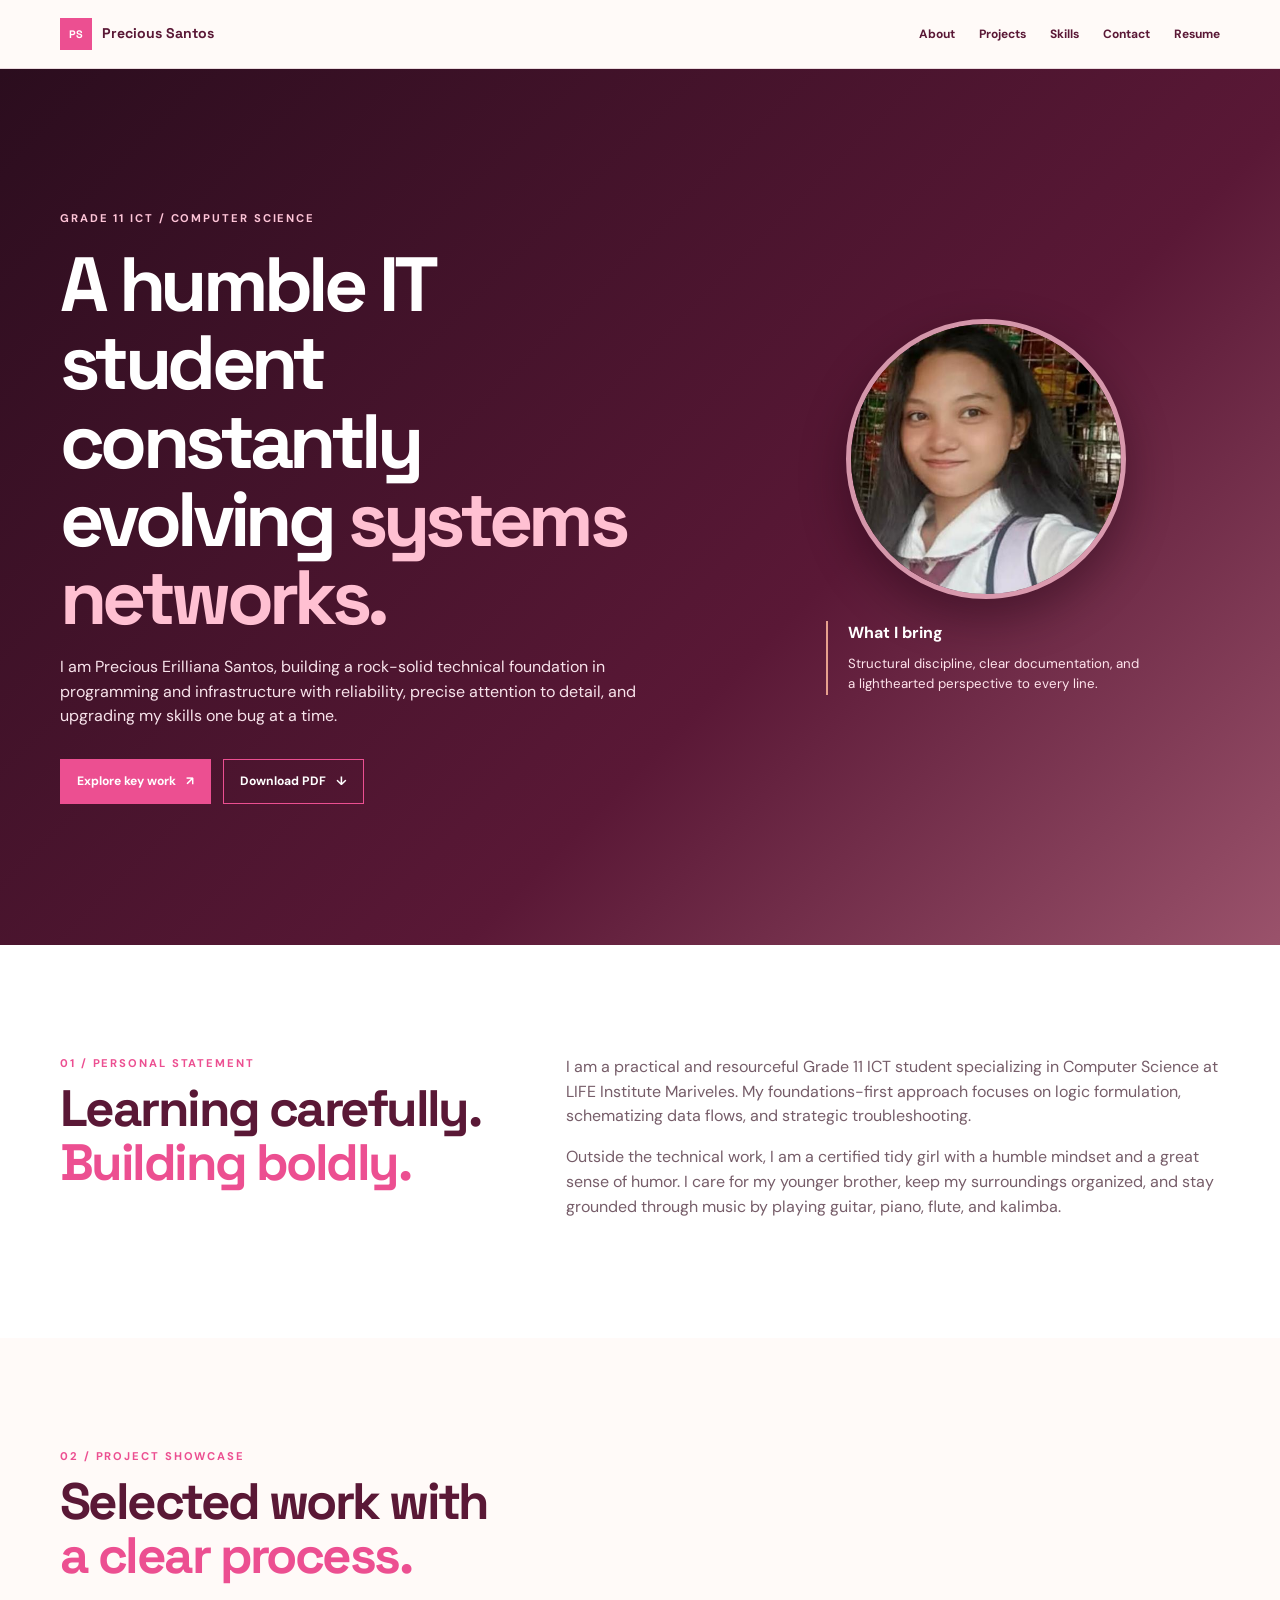
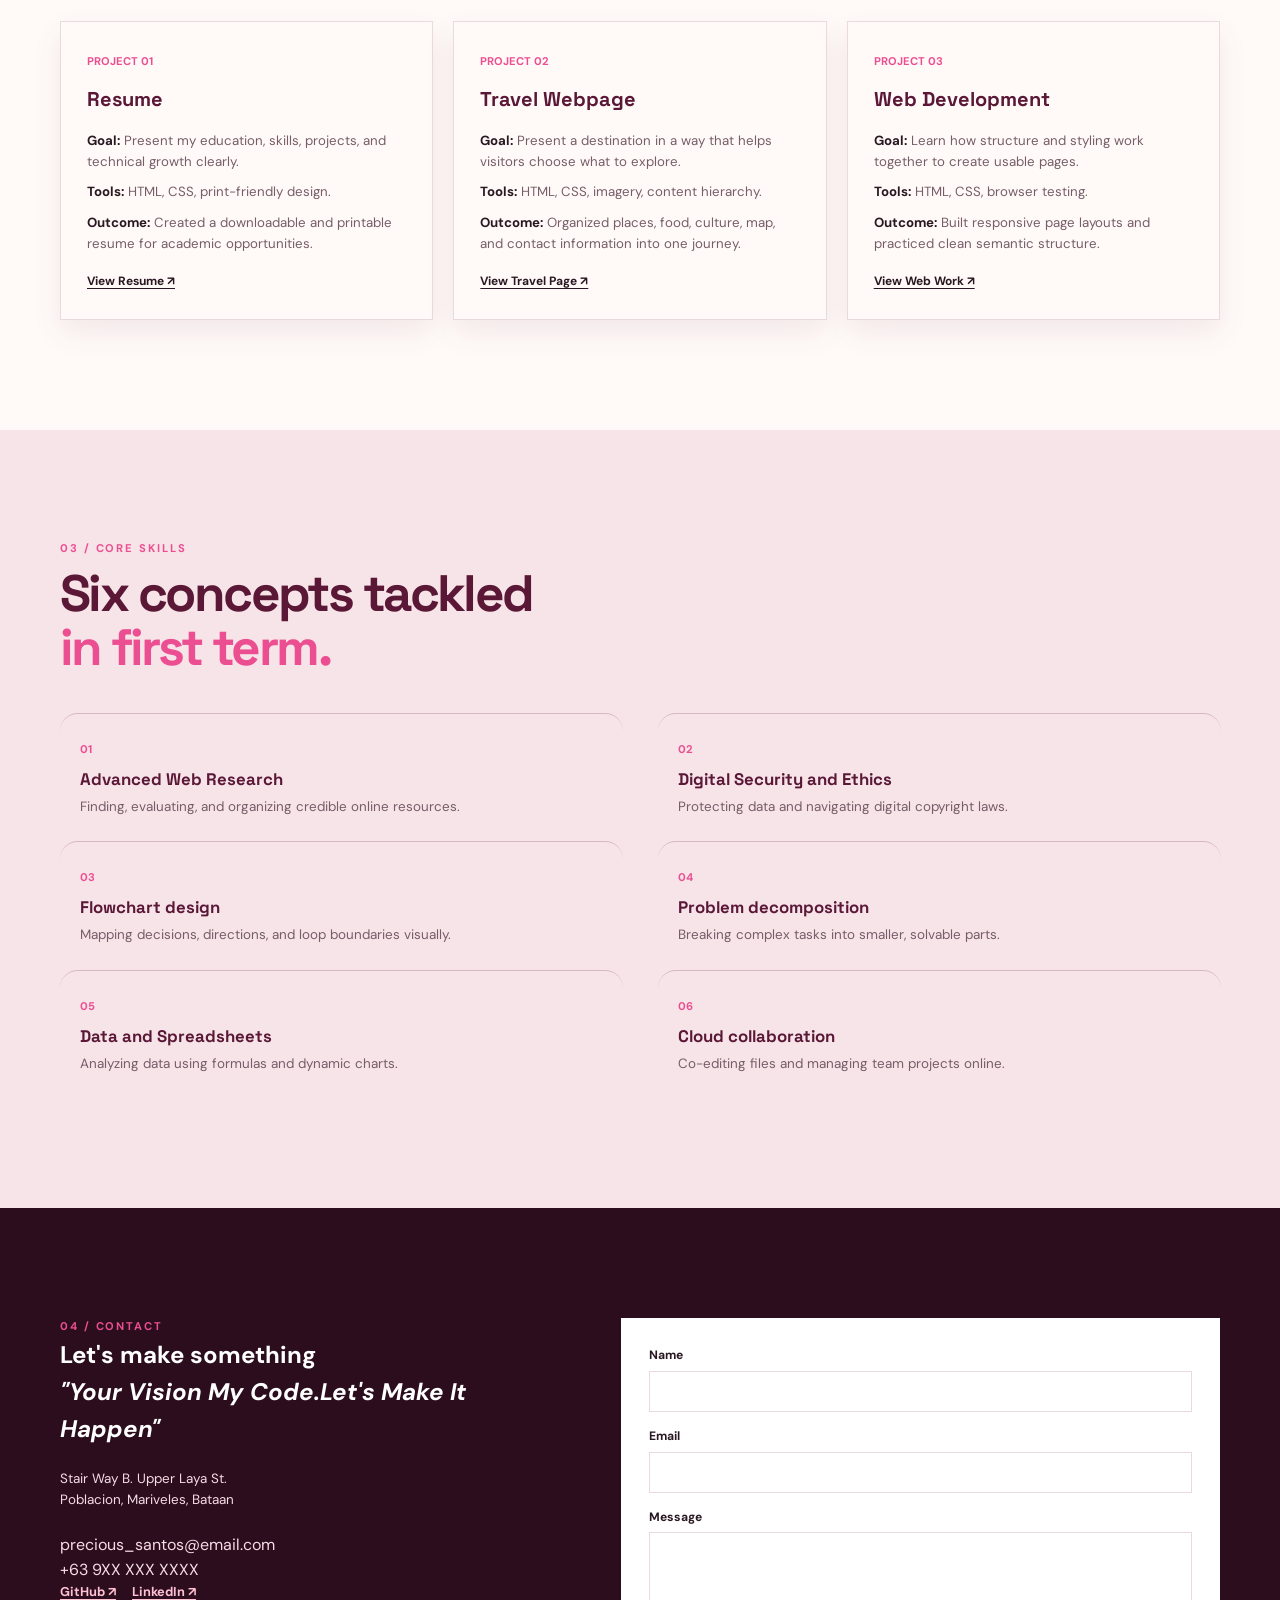
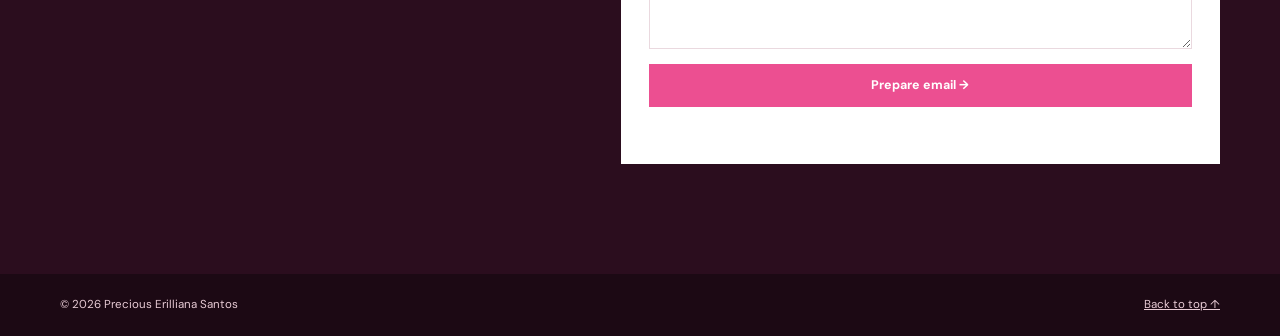
<file: webpage.html/portflio.html>
<!DOCTYPE html>
<html lang="en">
<head>
    <meta charset="UTF-8">
    <meta name="viewport" content="width=device-width, initial-scale=1.0">
    <meta name="description" content="Precious Erilliana Santos portfolio: systems, networks, web development, and structured problem-solving.">
    <title>Precious Erilliana Santos | Portfolio</title>
    <link rel="preconnect" href="https://fonts.googleapis.com">
    <link rel="preconnect" href="https://fonts.gstatic.com" crossorigin>
    <link href="https://fonts.googleapis.com/css2?family=DM+Sans:wght@400;500;600;700&family=Space+Grotesk:wght@500;600;700&display=swap" rel="stylesheet">
    <link rel="stylesheet" href="style.css">
    <style>
        .skills .skill{animation:skillRevealClean .7s cubic-bezier(.22,1,.36,1) both!important;backface-visibility:visible;border-radius:18px;overflow:hidden;padding:22px 20px 24px;will-change:opacity,transform}
        .skills .skill h3{line-height:1.2;margin:8px 0 7px}.skills .skill p{line-height:1.6;margin:0;max-width:34rem}
        .skills .skill:nth-child(1){animation-delay:.08s!important}.skills .skill:nth-child(2){animation-delay:.16s!important}.skills .skill:nth-child(3){animation-delay:.24s!important}.skills .skill:nth-child(4){animation-delay:.32s!important}.skills .skill:nth-child(5){animation-delay:.4s!important}.skills .skill:nth-child(6){animation-delay:.48s!important}
        @keyframes skillRevealClean{0%{opacity:0;transform:translateY(18px)}70%{opacity:1;transform:translateY(-2px)}100%{opacity:1;transform:translateY(0)}}
        @media (prefers-reduced-motion: reduce){.skills .skill{animation:none!important;will-change:auto}}
    </style>
</head>
<body>
    <header class="site-header">
        <a class="brand" href="#top" aria-label="Precious Santos home"><span class="brand-mark">PS</span><span>Precious Santos</span></a>
        <nav class="nav" aria-label="Primary navigation"><a href="#about">About</a><a href="#projects">Projects</a><a href="#skills">Skills</a><a href="#contact">Contact</a><a href="resume.html">Resume</a></nav>
    </header>

    <main id="top">
        <section class="hero" aria-labelledby="hero-title"><div class="container hero-grid"><div><p class="eyebrow">Grade 11 ICT / Computer Science</p><h1 id="hero-title">A humble IT student constantly evolving <em>systems networks.</em></h1><p class="hero-copy">I am Precious Erilliana Santos, building a rock-solid technical foundation in programming and infrastructure with reliability, precise attention to detail, and upgrading my skills one bug at a time.</p><div class="hero-actions"><a class="button button-primary" href="#projects">Explore key work <span aria-hidden="true">↗</span></a><button class="button button-secondary" id="pdf-button" type="button">Download PDF <span aria-hidden="true">↓</span></button></div></div><div class="hero-visual"><img class="hero-photo" src="picture.jpg" alt="Precious Erilliana Santos"><p class="hero-note"><strong>What I bring</strong>Structural discipline, clear documentation, and a lighthearted perspective to every line.</p></div></div></section>

        <section class="section about" id="about" aria-labelledby="about-title"><div class="container about-grid"><div class="section-heading"><p class="eyebrow">01 / Personal statement</p><h2 id="about-title">Learning carefully.<br><em>Building boldly.</em></h2></div><div class="about-copy"><p>I am a practical and resourceful Grade 11 ICT student specializing in Computer Science at LIFE Institute Mariveles. My foundations-first approach focuses on logic formulation, schematizing data flows, and strategic troubleshooting.</p><p>Outside the technical work, I am a certified tidy girl with a humble mindset and a great sense of humor. I care for my younger brother, keep my surroundings organized, and stay grounded through music by playing guitar, piano, flute, and kalimba.</p></div></div></section>

        <section class="section" id="projects" aria-labelledby="projects-title"><div class="container"><div class="section-heading"><p class="eyebrow">02 / Project showcase</p><h2 id="projects-title">Selected work with<br><em>a clear process.</em></h2></div><div class="project-grid">
            <article class="project-card"><span class="project-number">PROJECT 01</span><h3>Resume</h3><p><strong>Goal:</strong> Present my education, skills, projects, and technical growth clearly.</p><p><strong>Tools:</strong> HTML, CSS, print-friendly design.</p><p><strong>Outcome:</strong> Created a downloadable and printable resume for academic opportunities.</p><a class="project-link" href="resume.html">View Resume ↗</a></article>
            <article class="project-card"><span class="project-number">PROJECT 02</span><h3>Travel Webpage</h3><p><strong>Goal:</strong> Present a destination in a way that helps visitors choose what to explore.</p><p><strong>Tools:</strong> HTML, CSS, imagery, content hierarchy.</p><p><strong>Outcome:</strong> Organized places, food, culture, map, and contact information into one journey.</p><a class="project-link" href="korea.html">View Travel Page ↗</a></article>
            <article class="project-card"><span class="project-number">PROJECT 03</span><h3>Web Development</h3><p><strong>Goal:</strong> Learn how structure and styling work together to create usable pages.</p><p><strong>Tools:</strong> HTML, CSS, browser testing.</p><p><strong>Outcome:</strong> Built responsive page layouts and practiced clean semantic structure.</p><a class="project-link" href="secondpage.html">View Web Work ↗</a></article>
        </div></div></section>

        <section class="section skills" id="skills" aria-labelledby="skills-title"><div class="container"><div class="section-heading"><p class="eyebrow">03 / Core skills</p><h2 id="skills-title">Six concepts tackled<br><em>in first term.</em></h2></div><div class="skill-grid"><article class="skill"><span class="project-number">01</span><h3>Advanced Web Research</h3><p>Finding, evaluating, and organizing credible online resources.</p></article><article class="skill"><span class="project-number">02</span><h3>Digital Security and Ethics</h3><p>Protecting data and navigating digital copyright laws.</p></article><article class="skill"><span class="project-number">03</span><h3>Flowchart design</h3><p>Mapping decisions, directions, and loop boundaries visually.</p></article><article class="skill"><span class="project-number">04</span><h3>Problem decomposition</h3><p>Breaking complex tasks into smaller, solvable parts.</p></article><article class="skill"><span class="project-number">05</span><h3>Data and Spreadsheets</h3><p>Analyzing data using formulas and dynamic charts.</p></article><article class="skill"><span class="project-number">06</span><h3>Cloud collaboration</h3><p>Co-editing files and managing team projects online.</p></article></div></div></section>

        <section class="section contact" id="contact" aria-labelledby="contact-title"><div class="container contact-grid"><div class="contact-copy"><p class="eyebrow">04 / Contact</p><h2 id="contact-title">Let's make something<br><em>"Your Vision My Code.Let's Make It Happen"</em></h2><address>Stair Way B. Upper Laya St.<br>Poblacion, Mariveles, Bataan</address><p><a href="mailto:precious_santos@email.com">precious_santos@email.com</a><br><a href="tel:+639XXXXXXXXX">+63 9XX XXX XXXX</a></p><div class="socials"><a href="https://github.com/precious-santos" target="_blank" rel="noopener noreferrer">GitHub ↗</a><a href="https://linkedin.com/in/precious-santos" target="_blank" rel="noopener noreferrer">LinkedIn ↗</a></div></div><form class="contact-form" id="contact-form"><label for="name">Name<input id="name" name="name" required maxlength="80"></label><label for="email">Email<input id="email" name="email" type="email" required></label><label for="message">Message<textarea id="message" name="message" rows="5" required maxlength="800"></textarea></label><button type="submit">Prepare email <span aria-hidden="true">→</span></button><p class="form-status" id="form-status" role="status" aria-live="polite"></p></form></div></section>
    </main>
    <footer class="footer"><div class="container footer-inner"><span>© 2026 Precious Erilliana Santos</span><a href="#top">Back to top ↑</a></div></footer>
    <script>
        document.querySelector('#pdf-button').addEventListener('click', () => window.print());
        document.querySelector('#contact-form').addEventListener('submit', (event) => { event.preventDefault(); const form = event.currentTarget; if (!form.checkValidity()) { form.reportValidity(); return; } const data = new FormData(form); const subject = encodeURIComponent('Portfolio contact from ' + data.get('name')); const body = encodeURIComponent('Name: ' + data.get('name') + '\nEmail: ' + data.get('email') + '\n\n' + data.get('message')); window.location.href = 'mailto:precious_santos@email.com?subject=' + subject + '&body=' + body; document.querySelector('#form-status').textContent = 'Your email app is opening with the message ready.'; });
    </script>
</body>
</html>
</file>
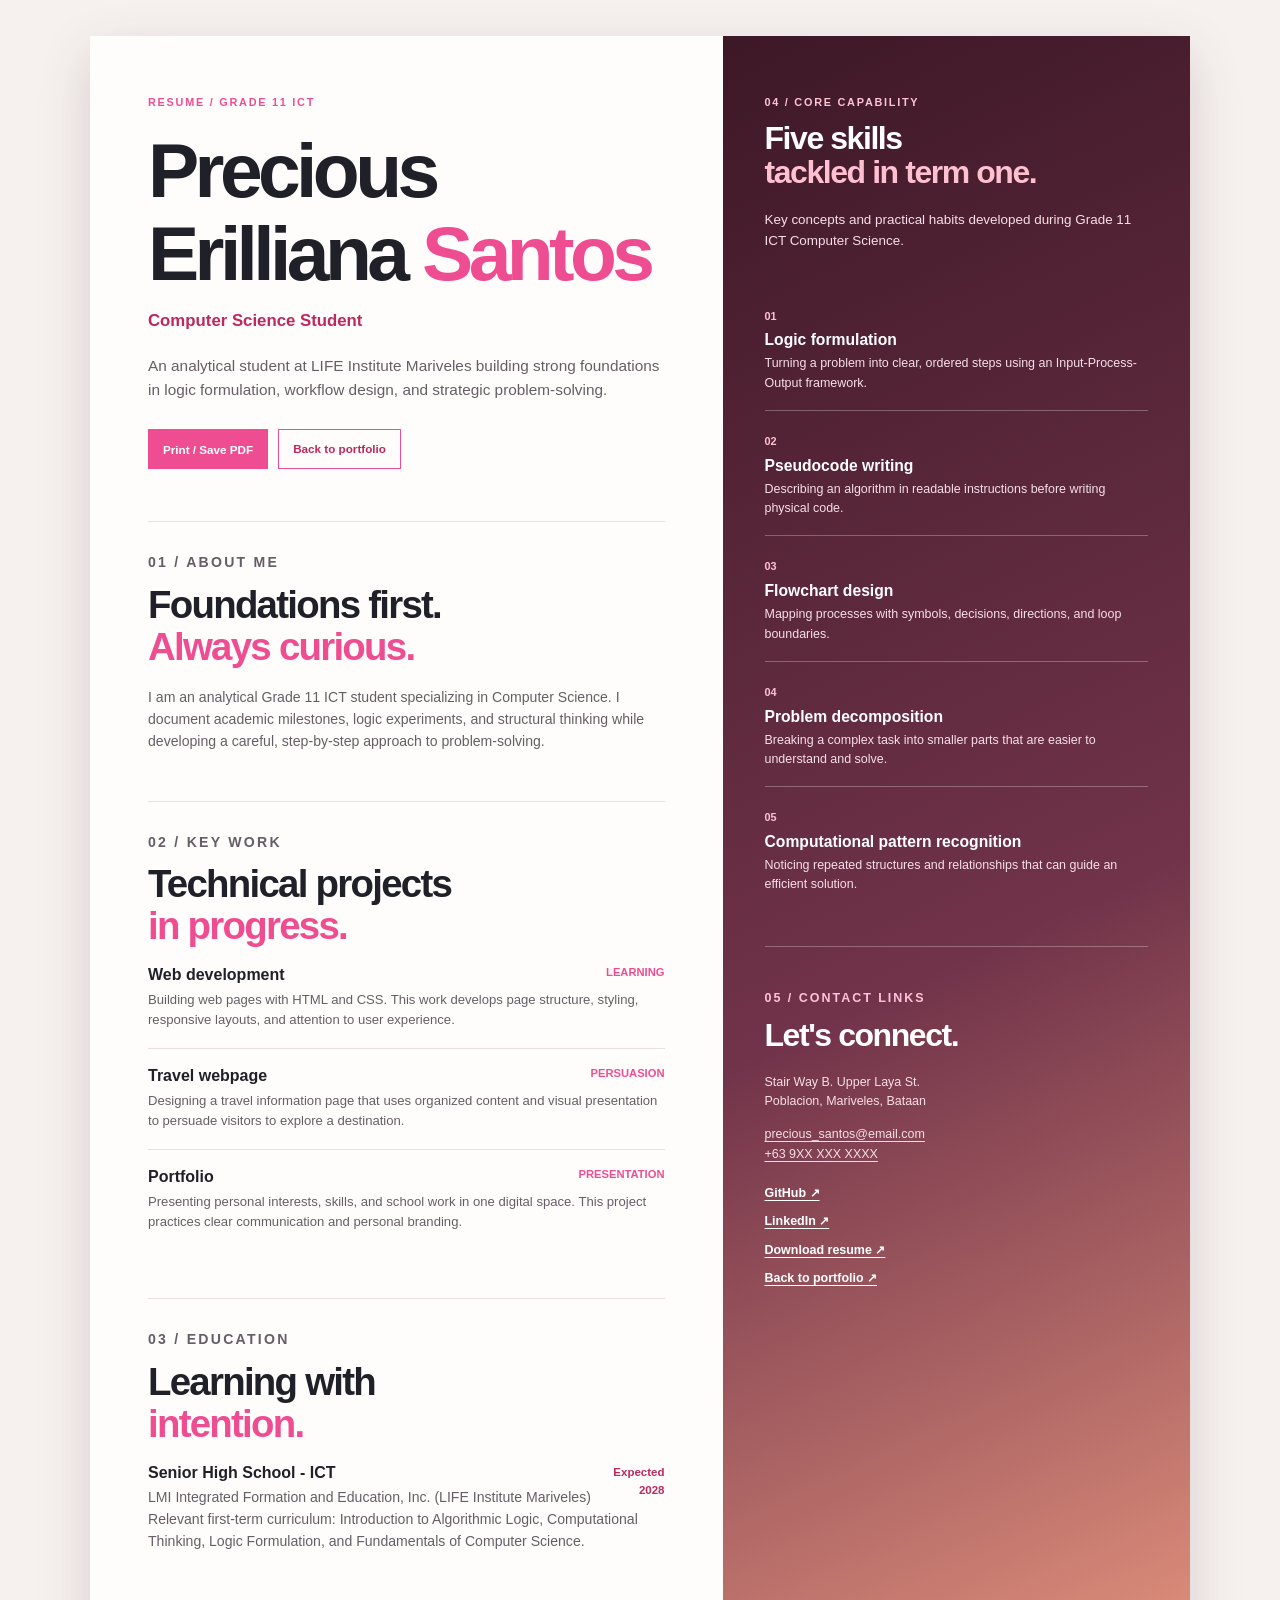
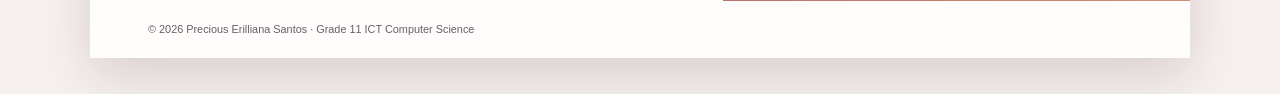
<file: webpage.html/resume.html>
<!DOCTYPE html>
<html lang="en">
<head>
  <meta charset="UTF-8">
  <meta name="viewport" content="width=device-width, initial-scale=1.0">
  <meta name="description" content="Resume of Precious Erilliana Santos, Grade 11 ICT Computer Science student.">
  <title>Precious Erilliana Santos | Resume</title>
  <link rel="stylesheet" href="styled.css">
</head>
<body>
  <main class="page" id="resume">
    <section class="left" aria-labelledby="resume-title">
      <p class="eyebrow">Resume / Grade 11 ICT</p>
      <h1 id="resume-title">Precious Erilliana <em>Santos</em></h1>
      <p class="role">Computer Science Student</p>
      <p class="summary">An analytical student at LIFE Institute Mariveles building strong foundations in logic formulation, workflow design, and strategic problem-solving.</p>
      <div class="top-actions"><button class="button primary" type="button" onclick="window.print()">Print / Save PDF</button><a class="button" href="portflio.html">Back to portfolio</a></div>

      <section class="section" aria-labelledby="about-title"><p class="eyebrow">01 / About me</p><h2 id="about-title">Foundations first.<br><em>Always curious.</em></h2><p>I am an analytical Grade 11 ICT student specializing in Computer Science. I document academic milestones, logic experiments, and structural thinking while developing a careful, step-by-step approach to problem-solving.</p></section>

      <section class="section" aria-labelledby="projects-title"><p class="eyebrow">02 / Key work</p><h2 id="projects-title">Technical projects<br><em>in progress.</em></h2>
        <article class="project"><h3>Web development <span>LEARNING</span></h3><p>Building web pages with HTML and CSS. This work develops page structure, styling, responsive layouts, and attention to user experience.</p></article>
        <article class="project"><h3>Travel webpage <span>PERSUASION</span></h3><p>Designing a travel information page that uses organized content and visual presentation to persuade visitors to explore a destination.</p></article>
        <article class="project"><h3>Portfolio <span>PRESENTATION</span></h3><p>Presenting personal interests, skills, and school work in one digital space. This project practices clear communication and personal branding.</p></article>
      </section>

      <section class="section" aria-labelledby="education-title"><p class="eyebrow">03 / Education</p><h2 id="education-title">Learning with<br><em>intention.</em></h2><div class="education"><div><h3>Senior High School - ICT</h3><p>LMI Integrated Formation and Education, Inc. (LIFE Institute Mariveles)</p></div><strong>Expected<br>2028</strong></div><p>Relevant first-term curriculum: Introduction to Algorithmic Logic, Computational Thinking, Logic Formulation, and Fundamentals of Computer Science.</p></section>
    </section>

    <aside class="right" aria-labelledby="skills-title">
      <p class="eyebrow">04 / Core capability</p><h2 id="skills-title">Five skills<br><em>tackled in term one.</em></h2><p class="right-intro">Key concepts and practical habits developed during Grade 11 ICT Computer Science.</p>
      <article class="skill"><span class="skill-number">01</span><h3>Logic formulation</h3><p>Turning a problem into clear, ordered steps using an Input-Process-Output framework.</p></article>
      <article class="skill"><span class="skill-number">02</span><h3>Pseudocode writing</h3><p>Describing an algorithm in readable instructions before writing physical code.</p></article>
      <article class="skill"><span class="skill-number">03</span><h3>Flowchart design</h3><p>Mapping processes with symbols, decisions, directions, and loop boundaries.</p></article>
      <article class="skill"><span class="skill-number">04</span><h3>Problem decomposition</h3><p>Breaking a complex task into smaller parts that are easier to understand and solve.</p></article>
      <article class="skill"><span class="skill-number">05</span><h3>Computational pattern recognition</h3><p>Noticing repeated structures and relationships that can guide an efficient solution.</p></article>

      <section class="contact" aria-labelledby="contact-title"><p class="eyebrow">05 / Contact links</p><h2 id="contact-title">Let's connect.</h2><address>Stair Way B. Upper Laya St.<br>Poblacion, Mariveles, Bataan</address><p><a href="mailto:precious_santos@email.com">precious_santos@email.com</a><br><a href="tel:+639XXXXXXXXX">+63 9XX XXX XXXX</a></p><div class="links"><a href="https://github.com/precious-santos" target="_blank" rel="noopener noreferrer">GitHub ↗</a><a href="https://linkedin.com/in/precious-santos" target="_blank" rel="noopener noreferrer">LinkedIn ↗</a><a href="resume.html" download="Precious-Erilliana-Santos-Resume.html">Download resume ↗</a><a href="portflio.html">Back to portfolio ↗</a></div></section>
    </aside>
    <footer class="footer">© 2026 Precious Erilliana Santos <span aria-hidden="true">·</span> Grade 11 ICT Computer Science</footer>
  </main>
</body>
</html>
</file>
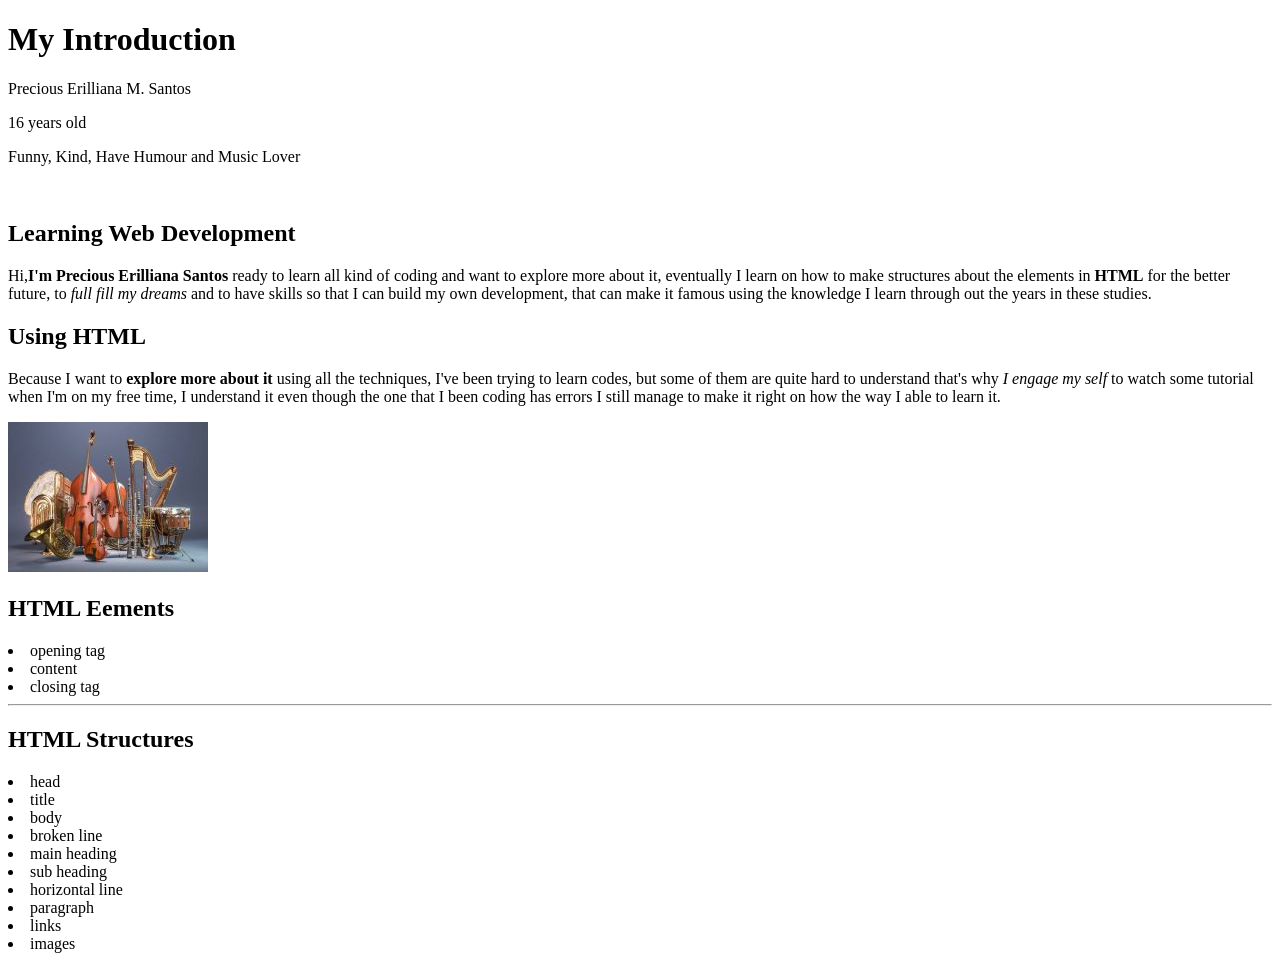
<file: webpage.html/secondpage.html>
<!DOCTYPE html>
<html>
   <head>
    <title>PEMS</title>
   </head>
  <body>
      <h1>My Introduction</h1>
      <p>Precious Erilliana M. Santos</p>
      <p>16 years old</p>
      <p>Funny, Kind, Have Humour and Music Lover</p>
   <br>
      <h2>Learning Web Development </h2>
      <p>Hi,<b>I'm Precious Erilliana Santos</b> ready to learn all kind of coding and want to explore more about it,
        eventually I learn on how to make structures about the elements in <b>HTML</b> for the better future, to <i>full
        fill my dreams</i> and to have skills so that I can build my own development, that can make it famous using
        the knowledge I learn through out the years in these studies.</p>
       <a href="foods.jpg" alt="Fruity"></a>
      <h2>Using HTML</h2>
      <p>Because I want to <b>explore more about it</b> using all the techniques, I've been trying to learn codes,
         but some of them are  quite hard to understand that's why <i> I engage my self</i> to watch some tutorial
         when I'm on my free time, I understand it even though the one that I been coding has errors I still
         manage to make it right on how the way I able to learn it.</p>
       <img src="instrument2.jpg" alt="instrument">
   <br> 
       <h2>HTML Eements</h2>
        <lo>
          <li>opening tag</li>
          <li>content</li>
          <li>closing tag</li>
        </lo>
       <hr>
       <h2>HTML Structures</h2>
        <lu>
          <li>head</li>
          <li>title</li>
          <li>body</li>
          <li>broken line</li>
          <li>main heading</li>
          <li>sub heading</li>
          <li>horizontal line</li>
          <li>paragraph</li>
          <li>links</li>
          <li>images</li>
       </lu>
  </body>
</html>
</file>
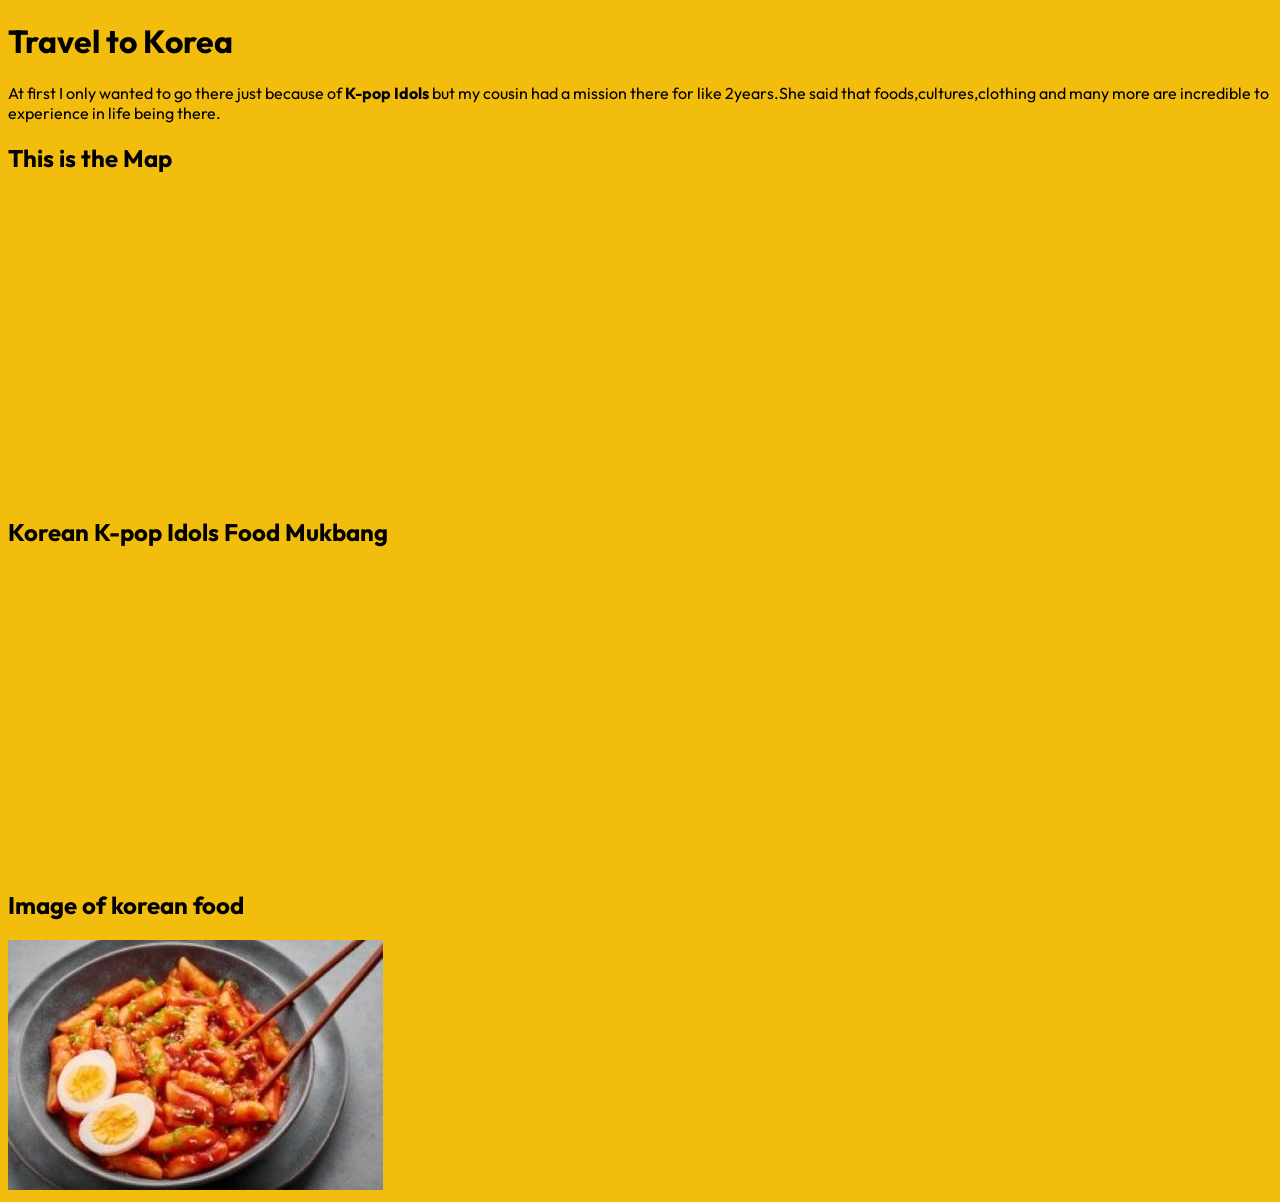
<file: html pic/blue.html/webpage.html>
<!DOCTYPE html>
<html>
    <head>
        <title>Travel Webpage</title>
        <link rel="stylesheet" href="style.css">
        <link rel="preconnect" href="https://fonts.googleapis.com">
        <link rel="preconnect" href="https://fonts.gstatic.com" crossorigin>
        <link href="https://fonts.googleapis.com/css2?family=Outfit:wght@100..900&display=swap" rel="stylesheet">
    </head>
    <body>
        <h1>Travel to Korea</h1>
        <p>At first I only wanted to go there just because of <b>K-pop Idols</b> but my cousin had a mission there for like 2years.She said that foods,cultures,clothing and many more are incredible to experience in life being there.</p>
       
        <h2>This is the Map</h2>
        <iframe src="https://www.google.com/maps/embed?pb=!1m18!1m12!1m3!1d3312866.433252556!2d127.8733!3d35.819050000000004!2m3!1f0!2f0!3f0!3m2!1i1024!2i768!4f13.1!3m3!1m2!1s0x356455ebcb11ba9b%3A0x91249b00ba88db4b!2sSouth%20Korea!5e0!3m2!1sen!2sph!4v1784598856771!5m2!1sen!2sph" width="300" height="300" style="border:0;" allowfullscreen="" loading="lazy" referrerpolicy="strict-origin-when-cross-origin"></iframe>
           
        <h2>Korean K-pop Idols Food Mukbang</h2>
        <iframe width="300" height="300" src="https://www.youtube.com/embed/aQNrrdZzW5k" title="KATSEYE Spills the Tea at Jollibee | Takes Us Out" frameborder="0" allow="accelerometer; autoplay; clipboard-write; encrypted-media; gyroscope; picture-in-picture; web-share" referrerpolicy="strict-origin-when-cross-origin" allowfullscreen></iframe>
       
        <h2>Image of korean food</h2>
        <img src="image.jpg" alt="korean food" >
    </body>
</html>
</file>
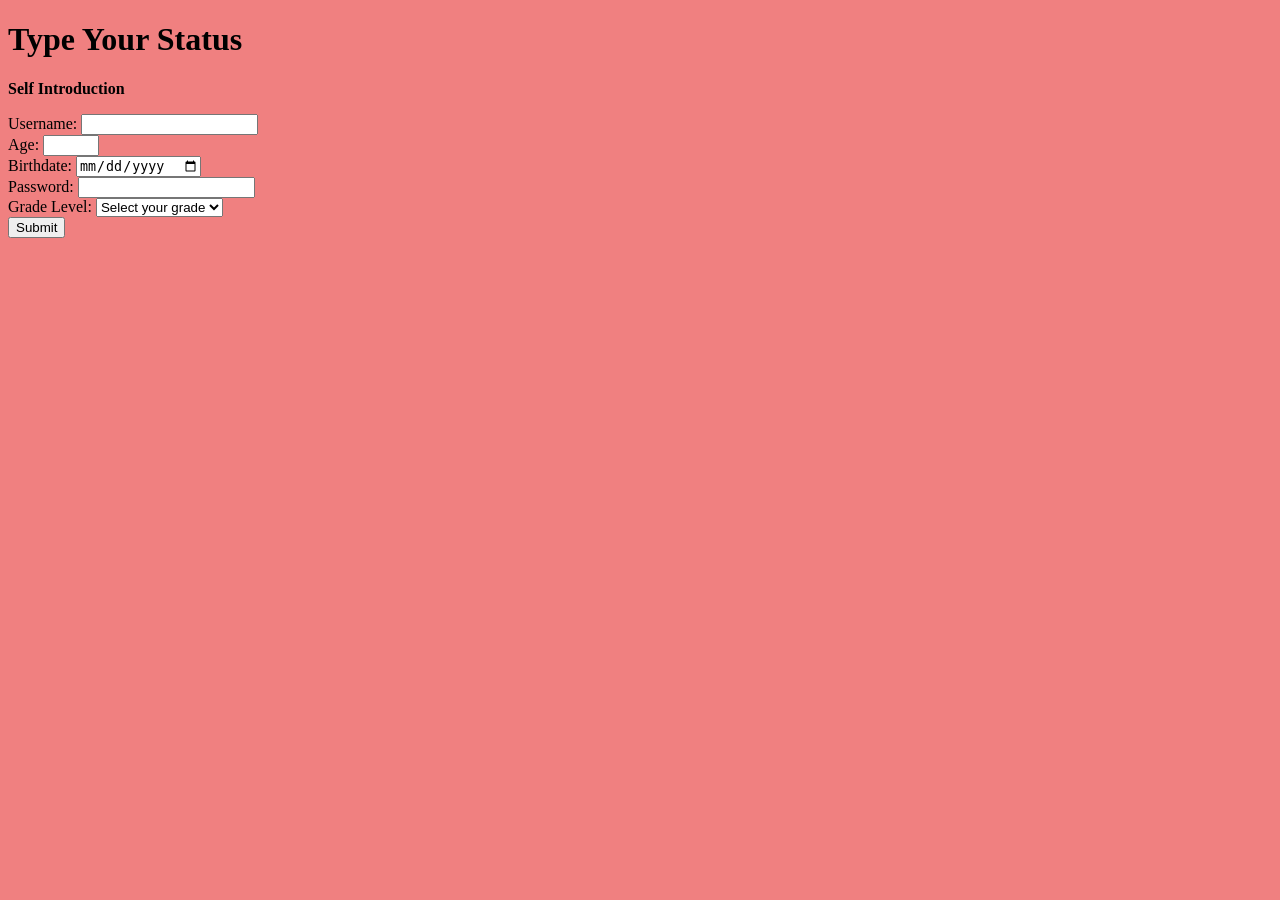
<file: html pic/yellow.html/Fill up form.html>
<!DOCTYPE html>
<html>
    <title>file</title>
   <body style="background-color: lightcoral">
    <h1>Type Your Status</h1>
    <p><b>Self Introduction</b></p>
    <form action="/submit-form-endpoint" method="POST">
          <!-- Username Field -->
      <div>
         <label for="username">Username:</label>
         <input type="text" id="username" name="username" required>
      </div>

         <!-- Age Field -->
      <div>
        <label for="age">Age:</label>
        <input type="number" id="age" name="age" min="1" max="120">
      </div>
      
         <!-- Birthdate Field -->
     <div>
       <label for="birthdate">Birthdate:</label>
       <input type="date" id="birthdate" name="birthdate">
     </div> 
         <!-- Password Field -->
      <div>
        <label for="password">Password:</label>
        <input type="password" id="password" name="password" required>
      </div>
      
         <!-- Grade Level Section -->
      <div>
        <label for="grade-level">Grade Level:</label>
        <select id="grade-level" name="grade_level">
         <option value="" disabled selected>Select your grade</option>
         <option value="elementary">Elementary</option>
         <option value="high-school">High School</option>
         <option value="senior-high">Senior-high</option>
         <option value="college">College</option>
        </select>
      </div>

         <!-- Submit Button below -->
      <div>
       <button type="submit">Submit</button>
      </div>
     </form> 
   </body>
</html>
</file>
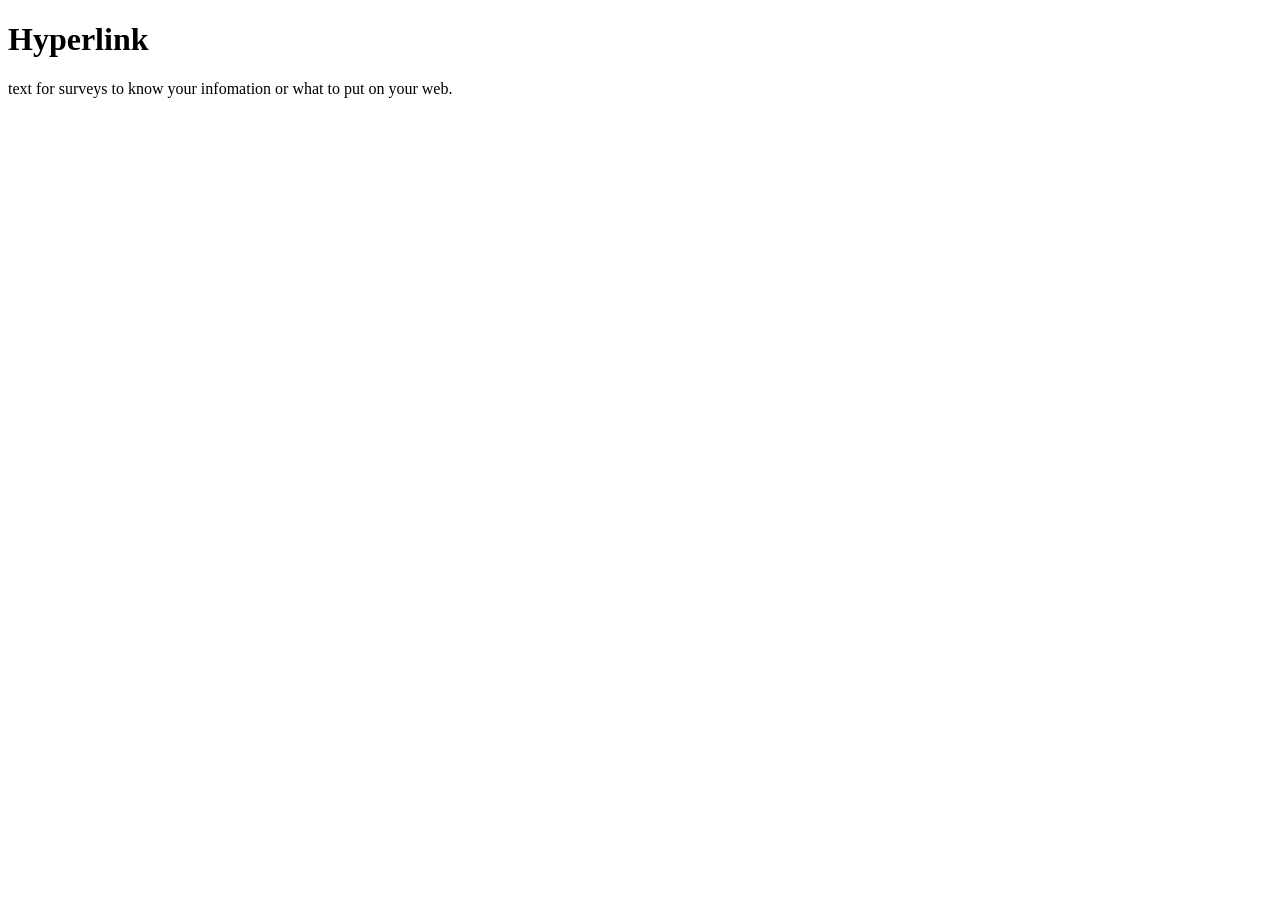
<file: html pic/yellow.html/thirdpage.html>
<!DOCTYPE html>
<html>
    <head>
        <title>My Text</title>
    </head>
    <body>
        <h1>Hyperlink</h1>
        <a href="Fill up form.html" alt="text.html"></a>
        <p>text for surveys to know your infomation or what to put on your web.</p>
    </body>
</html>
</file>
<file: webpage.html/style.css>
/* Clear, crisp skill-card motion */
.skills .skill{animation:skillRevealClean .65s ease-out both;backface-visibility:visible;transform-origin:center bottom;will-change:opacity,transform}.skills .skill::after{right:auto;transform:scaleX(0);transform-origin:left center;transition:transform .35s ease}.skills .skill:hover::after{right:auto;transform:scaleX(1)}@keyframes skillRevealClean{0%{opacity:0;transform:translateY(18px)}70%{opacity:1;transform:translateY(-2px)}100%{opacity:1;transform:translateY(0)}}@media(prefers-reduced-motion:reduce){.skills .skill{animation:none;will-change:auto}.skills .skill::after{transform:none;transition:none}}
@media(hover:none) and (pointer:coarse){.project-card:hover{box-shadow:0 12px 28px rgba(90,24,54,.08);transform:none}.project-card:active{opacity:.92;transform:scale(.99)}.project-link{-webkit-tap-highlight-color:transparent}}
.skills .skill{animation:skillReveal .7s cubic-bezier(.2,.75,.25,1) both;position:relative;transition:background .25s ease,box-shadow .25s ease,transform .25s ease}.skills .skill:nth-child(1){animation-delay:.08s}.skills .skill:nth-child(2){animation-delay:.16s}.skills .skill:nth-child(3){animation-delay:.24s}.skills .skill:nth-child(4){animation-delay:.32s}.skills .skill:nth-child(5){animation-delay:.4s}.skills .skill:nth-child(6){animation-delay:.48s}.skills .skill::after{background:linear-gradient(90deg,var(--pink),var(--peach));content:'';height:2px;left:0;position:absolute;right:100%;top:-1px;transition:right .35s ease}.skills .skill:hover{background:rgba(255,255,255,.35);box-shadow:0 12px 24px rgba(90,24,54,.12);transform:translateY(-7px)}.skills .skill:hover::after{right:0}.skills .skill:hover .project-number{color:var(--wine);text-shadow:0 0 10px rgba(236,79,145,.35)}@keyframes skillReveal{from{opacity:0;transform:translateY(24px) scale(.97)}to{opacity:1;transform:translateY(0) scale(1)}}@media(prefers-reduced-motion:reduce){.skills .skill{animation:none;transition:none}.skills .skill:hover{transform:none}.skills .skill::after{transition:none}}
.hero-visual{align-items:center;display:flex;flex-direction:column;gap:22px;justify-self:center;max-width:320px;width:100%}.hero-photo{aspect-ratio:1;border:5px solid rgba(255,192,210,.75);border-radius:50%;box-shadow:0 18px 45px rgba(24,3,14,.38);object-fit:cover;width:min(100%,280px)}.hero-visual .hero-note{align-self:stretch}
@media(max-width:780px){.site-header{flex-wrap:wrap;gap:12px}.nav{flex-wrap:wrap;gap:12px}}
:root{--ink:#291822;--muted:#765d69;--deep:#2b0d1e;--wine:#5a1836;--pink:#ec4f91;--peach:#e7a08e;--paper:#fffaf8;--line:#ead9df;--white:#fff}*{box-sizing:border-box;margin:0;padding:0}html{scroll-behavior:smooth}body{background:var(--paper);color:var(--ink);font-family:'DM Sans',Arial,sans-serif;line-height:1.55}a{color:inherit;text-decoration:none}.container{margin:auto;max-width:1160px;width:min(calc(100% - 48px),1160px)}.site-header{align-items:center;background:rgba(255,250,248,.94);border-bottom:1px solid var(--line);display:flex;justify-content:space-between;padding:18px max(24px,calc((100% - 1160px)/2));position:sticky;top:0;z-index:10}.brand{align-items:center;color:var(--wine);display:flex;font-family:'Space Grotesk',Arial,sans-serif;font-size:.88rem;font-weight:700;gap:10px}.brand-mark{align-items:center;background:var(--pink);color:#fff;display:inline-flex;font-size:.68rem;height:32px;justify-content:center;width:32px}.nav{display:flex;gap:24px}.nav a{color:var(--wine);font-size:.75rem;font-weight:700}.nav a:hover,.nav a:focus-visible{color:var(--pink)}.hero{background:linear-gradient(135deg,var(--deep),var(--wine) 62%,#9a526b);color:#fff;padding:clamp(80px,11vw,145px) 0}.hero-grid{align-items:center;display:grid;gap:60px;grid-template-columns:1.15fr .85fr}.eyebrow{color:var(--pink);font-size:.7rem;font-weight:700;letter-spacing:.17em;text-transform:uppercase}.hero .eyebrow{color:#ffc5d8}.hero h1{font-family:'Space Grotesk',Arial,sans-serif;font-size:clamp(2.8rem,6vw,6rem);letter-spacing:-.06em;line-height:1.02;margin:18px 0}.hero h1 em{color:#ffc0d2;font-style:normal}.hero-copy{color:#f8e3eb;font-size:1rem;max-width:600px}.hero-actions{display:flex;flex-wrap:wrap;gap:12px;margin-top:30px}.button{border:1px solid var(--pink);cursor:pointer;display:inline-flex;font:inherit;font-size:.76rem;font-weight:700;gap:10px;padding:12px 16px}.button-primary{background:var(--pink);color:#fff}.button-secondary{background:transparent;color:#fff}.button:hover,.button:focus-visible{background:#ff79ad;color:#fff;outline:2px solid #ffb7d0;outline-offset:3px}.hero-note{border-left:2px solid var(--peach);color:#ffe4ec;font-size:.83rem;padding-left:20px}.hero-note strong{color:#fff;display:block;font-size:1rem;margin-bottom:8px}.section{padding:clamp(70px,9vw,110px) 0}.section-heading{margin-bottom:38px}.section-heading h2{color:var(--wine);font-family:'Space Grotesk',Arial,sans-serif;font-size:clamp(2rem,4vw,3.5rem);letter-spacing:-.05em;line-height:1.05;margin-top:10px}.section-heading h2 em{color:var(--pink);font-style:normal}.about{background:#fff}.about-grid{display:grid;gap:70px;grid-template-columns:.8fr 1.2fr}.about-copy{color:var(--muted);max-width:680px}.about-copy p+p{margin-top:16px}.project-grid{display:grid;gap:20px;grid-template-columns:repeat(3,1fr)}.project-card{background:var(--paper);border:1px solid var(--line);box-shadow:0 12px 28px rgba(90,24,54,.08);padding:26px;transition:box-shadow .25s,transform .25s}.project-card:hover{box-shadow:0 18px 35px rgba(90,24,54,.18);transform:translateY(-5px)}.project-number{color:var(--pink);font-size:.7rem;font-weight:700}.project-card h3{color:var(--wine);font-family:'Space Grotesk',Arial,sans-serif;font-size:1.25rem;margin:12px 0 16px}.project-card p{color:var(--muted);font-size:.83rem}.project-card p+p{margin-top:10px}.project-card strong{color:var(--ink)}.project-link{color:var(--pink-dark);display:inline-block;font-size:.75rem;font-weight:700;margin-top:18px;text-decoration:underline;text-underline-offset:3px}.skills{background:#f7e4e8}.skill-grid{display:grid;gap:0 35px;grid-template-columns:repeat(2,1fr)}.skill{border-top:1px solid #d7b9c4;padding:22px 0}.skill h3{color:var(--wine);font-family:'Space Grotesk',Arial,sans-serif;font-size:1.05rem;margin:8px 0 4px}.skill p{color:var(--muted);font-size:.84rem}.contact{background:var(--deep);color:#fff}.contact-grid{display:grid;gap:70px;grid-template-columns:.9fr 1.1fr}.contact h2{color:#fff}.contact-copy{color:#f5dce5}.contact-copy address{font-size:.84rem;font-style:normal;margin:22px 0}.socials{display:flex;flex-wrap:wrap;gap:16px}.socials a{color:#ffc0d2;font-size:.8rem;font-weight:700;text-decoration:underline;text-underline-offset:3px}.contact-form{background:#fff;border:0;color:var(--ink);display:grid;gap:15px;padding:28px}.contact-form label{display:grid;font-size:.76rem;font-weight:700;gap:6px}.contact-form input,.contact-form textarea{border:1px solid var(--line);font:inherit;padding:10px;resize:vertical}.contact-form button{background:var(--pink);border:0;color:#fff;cursor:pointer;font:inherit;font-size:.78rem;font-weight:700;padding:12px}.form-status{color:var(--wine);font-size:.75rem;min-height:1.2em}.footer{background:#1c0914;color:#e8cbd5;font-size:.72rem;padding:22px 0}.footer-inner{display:flex;justify-content:space-between}.footer a{text-decoration:underline}@media(max-width:780px){.hero-grid,.about-grid,.contact-grid{grid-template-columns:1fr}.hero-note{margin-top:15px}.project-grid{grid-template-columns:1fr}.skill-grid{grid-template-columns:1fr}.nav{gap:13px}.container{width:min(calc(100% - 32px),600px)}}@media print{.site-header,.hero-actions,.contact-form,.footer{display:none}.hero{background:#5a1836!important;-webkit-print-color-adjust:exact;print-color-adjust:exact;padding:45px 0}.section{padding:35px 0}.contact{background:#5a1836!important;-webkit-print-color-adjust:exact;print-color-adjust:exact}}
</file>
<file: webpage.html/styled.css>
:root{--ink:#202028;--muted:#665e66;--pink:#ef4d91;--pink-dark:#bd285f;--peach:#d98a78;--deep:#3d1826;--paper:#fffdfb;--line:#eadfe2}
*{box-sizing:border-box;margin:0;padding:0}
html{scroll-behavior:smooth}
body{background:#f6f1ef;color:var(--ink);font-family:"Segoe UI",Tahoma,Geneva,Verdana,sans-serif;line-height:1.55}
a{color:inherit;text-decoration:none}
.page{background:var(--paper);box-shadow:0 18px 50px rgba(61,24,38,.16);display:grid;grid-template-columns:1.15fr .85fr;margin:36px auto;max-width:1100px;min-height:1400px;overflow:hidden}
.left{padding:58px 58px 48px}.right{background:linear-gradient(155deg,var(--deep),#71334a 58%,var(--peach));color:#fff;padding:58px 42px 48px}
.eyebrow{color:var(--pink);font-size:.68rem;font-weight:700;letter-spacing:.16em;text-transform:uppercase}.right .eyebrow{color:#ffc3d6}
h1,h2,h3{line-height:1.08}h1{font-size:clamp(2.8rem,6vw,5.6rem);letter-spacing:-.06em;margin:18px 0 13px}h1 em,h2 em{color:var(--pink);font-style:normal}.right h2 em{color:#ffc0d2}h2{font-size:clamp(1.8rem,3vw,3rem);letter-spacing:-.045em;margin:10px 0 20px}.right h2{font-size:2rem}.role{color:var(--pink-dark);font-size:1.05rem;font-weight:700}.summary{color:var(--muted);font-size:.96rem;margin-top:20px;max-width:580px}
.top-actions{display:flex;flex-wrap:wrap;gap:10px;margin-top:28px}.button{border:1px solid var(--pink);color:var(--pink-dark);display:inline-block;font-size:.73rem;font-weight:700;padding:10px 14px}.button.primary{background:var(--pink);color:#fff}.button:hover,.button:focus-visible{background:var(--pink-dark);color:#fff;outline:2px solid #ff9cbd;outline-offset:3px}
.section{border-top:1px solid var(--line);margin-top:48px;padding-top:30px}.section:first-of-type{margin-top:52px}.section p{color:var(--muted);font-size:.88rem}.section p+p{margin-top:14px}.project{border-top:1px solid var(--line);padding:18px 0}.project:first-of-type{border-top:0;padding-top:0}.project h3{color:var(--ink);font-size:1rem;margin-bottom:6px}.project h3 span{color:var(--pink);font-size:.7rem;float:right}.project p{font-size:.82rem}.education{display:grid;gap:18px;grid-template-columns:1fr auto}.education h3{font-size:1rem}.education strong{color:var(--pink-dark);font-size:.72rem;text-align:right}.education p{margin-top:6px}
.right h1,.right h2,.right h3{color:#fff}.right-intro{color:#f8dfe7;font-size:.84rem;margin-bottom:34px}.skill{border-top:1px solid rgba(255,255,255,.28);padding:17px 0}.skill:first-of-type{border-top:0}.skill-number{color:#ffc0d2;font-size:.68rem;font-weight:700}.skill h3{font-size:.98rem;margin:5px 0}.skill p{color:#f8dfe7;font-size:.78rem}.contact{border-top:1px solid rgba(255,255,255,.28);margin-top:34px;padding-top:28px}.contact address,.contact p{color:#f8dfe7;font-size:.78rem;font-style:normal;margin-top:14px}.contact a{text-decoration:underline;text-underline-offset:3px}.links{display:flex;flex-direction:column;gap:9px;margin-top:20px}.links a{color:#fff;font-size:.78rem;font-weight:700}.footer{color:var(--muted);font-size:.68rem;grid-column:1/-1;padding:20px 58px}
@media(max-width:760px){.page{display:block;margin:0;min-height:0}.left,.right{padding:38px 24px}.right{padding-top:42px}.footer{padding:20px 24px}.education{grid-template-columns:1fr}.education strong{text-align:left}.top-actions{gap:8px}}
@media print{body{background:#fff}.page{box-shadow:none;margin:0;max-width:none;min-height:0}.left,.right{padding:28px 34px}.right{background:#71334a!important;-webkit-print-color-adjust:exact;print-color-adjust:exact}.top-actions{display:none}.footer{padding:14px 34px}a{text-decoration:none}}
</file>
<file: html pic/blue.html/style.css>
body{
    background-color:rgb(243, 189, 13);
    font-family: "Outfit", sans-serif;
   font-optical-sizing: auto;
   font-style: normal;
}
</file>
